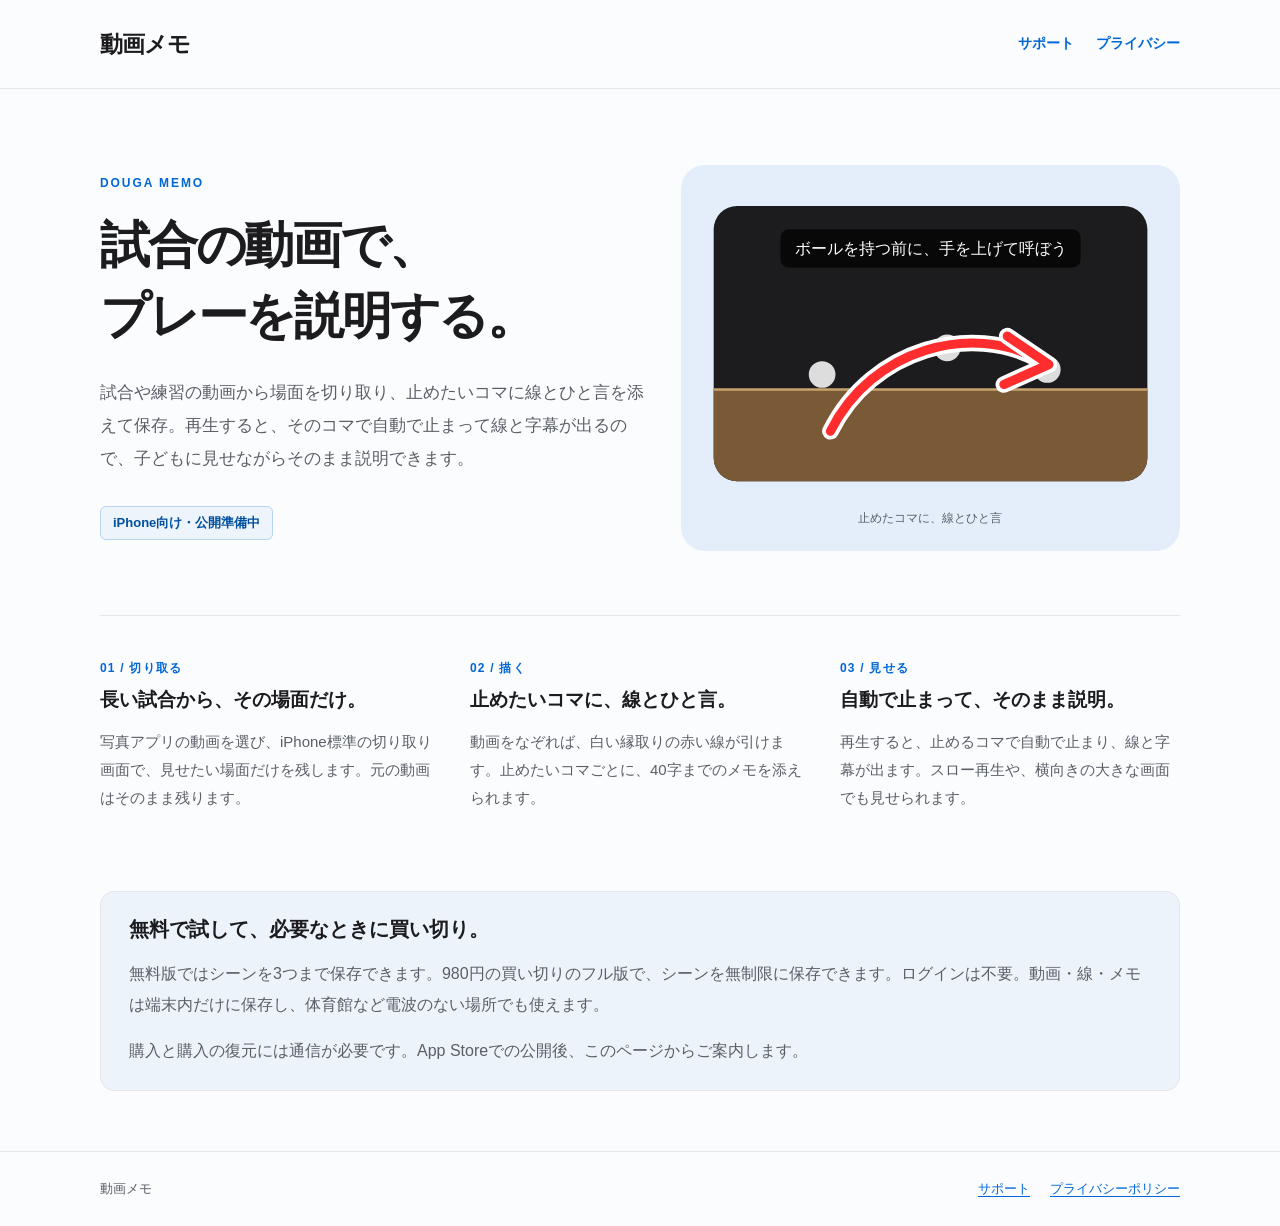
<file: index.html>
<!doctype html>
<html lang="ja"><head><meta charset="utf-8"><meta name="viewport" content="width=device-width,initial-scale=1"><title>動画メモ — 試合の動画で、プレーを説明する。</title><meta name="description" content="試合や練習の動画から場面を切り取り、止めたいコマに線とひと言を添えて、子どもに見せながら説明するiPhoneアプリです。"><link rel="stylesheet" href="./styles.css"></head>
<body><a class="skip" href="#main">本文へ移動</a><header><div class="wrap nav"><a class="brand" href="./">動画メモ</a><nav aria-label="メインナビゲーション"><a href="./support.html">サポート</a><a href="./privacy.html">プライバシー</a></nav></div></header>
<main id="main" class="wrap"><section class="hero"><div><p class="eyebrow">DOUGA MEMO</p><h1>試合の動画で、<br>プレーを説明する。</h1><p class="lead">試合や練習の動画から場面を切り取り、止めたいコマに線とひと言を添えて保存。再生すると、そのコマで自動で止まって線と字幕が出るので、子どもに見せながらそのまま説明できます。</p><span class="status">iPhone向け・公開準備中</span></div>
<figure><svg viewBox="0 0 560 390" role="img" aria-label="動画の画面に、上の字幕と、白い縁取りの赤い矢印を描いたイメージ"><rect x="20" y="30" width="520" height="330" rx="28" fill="#1c1c1e"/><path d="M20 250h520v82a28 28 0 0 1-28 28H48a28 28 0 0 1-28-28Z" fill="#7a5a36"/><path d="M20 250h520" stroke="#c9a36b" stroke-width="3"/><rect x="100" y="58" width="360" height="46" rx="10" fill="rgba(0,0,0,.7)"/><text x="280" y="88" text-anchor="middle" font-size="19" fill="#fff" font-family="-apple-system,'Hiragino Sans',sans-serif">ボールを持つ前に、手を上げて呼ぼう</text><g fill="#fff" opacity=".85"><circle cx="150" cy="232" r="16"/><circle cx="300" cy="200" r="16"/><circle cx="420" cy="226" r="16"/></g><path d="M160 300C210 200 330 170 410 214" fill="none" stroke="#fff" stroke-width="20" stroke-linecap="round"/><path d="M160 300C210 200 330 170 410 214" fill="none" stroke="#ff2d2d" stroke-width="11" stroke-linecap="round"/><path d="M372 186 422 220 368 244" fill="none" stroke="#fff" stroke-width="20" stroke-linecap="round" stroke-linejoin="round"/><path d="M372 186 422 220 368 244" fill="none" stroke="#ff2d2d" stroke-width="11" stroke-linecap="round" stroke-linejoin="round"/></svg><figcaption>止めたコマに、線とひと言</figcaption></figure></section>
<section class="features" aria-label="できること"><article><span class="number">01 / 切り取る</span><h2>長い試合から、その場面だけ。</h2><p>写真アプリの動画を選び、iPhone標準の切り取り画面で、見せたい場面だけを残します。元の動画はそのまま残ります。</p></article><article><span class="number">02 / 描く</span><h2>止めたいコマに、線とひと言。</h2><p>動画をなぞれば、白い縁取りの赤い線が引けます。止めたいコマごとに、40字までのメモを添えられます。</p></article><article><span class="number">03 / 見せる</span><h2>自動で止まって、そのまま説明。</h2><p>再生すると、止めるコマで自動で止まり、線と字幕が出ます。スロー再生や、横向きの大きな画面でも見せられます。</p></article></section>
<section class="notice"><h2>無料で試して、必要なときに買い切り。</h2><p>無料版ではシーンを3つまで保存できます。980円の買い切りのフル版で、シーンを無制限に保存できます。ログインは不要。動画・線・メモは端末内だけに保存し、体育館など電波のない場所でも使えます。</p><p>購入と購入の復元には通信が必要です。App Storeでの公開後、このページからご案内します。</p></section></main>
<footer><div class="wrap footer-row"><p>動画メモ</p><div class="footer-links"><a href="./support.html">サポート</a><a href="./privacy.html">プライバシーポリシー</a></div></div></footer></body></html>
</file>
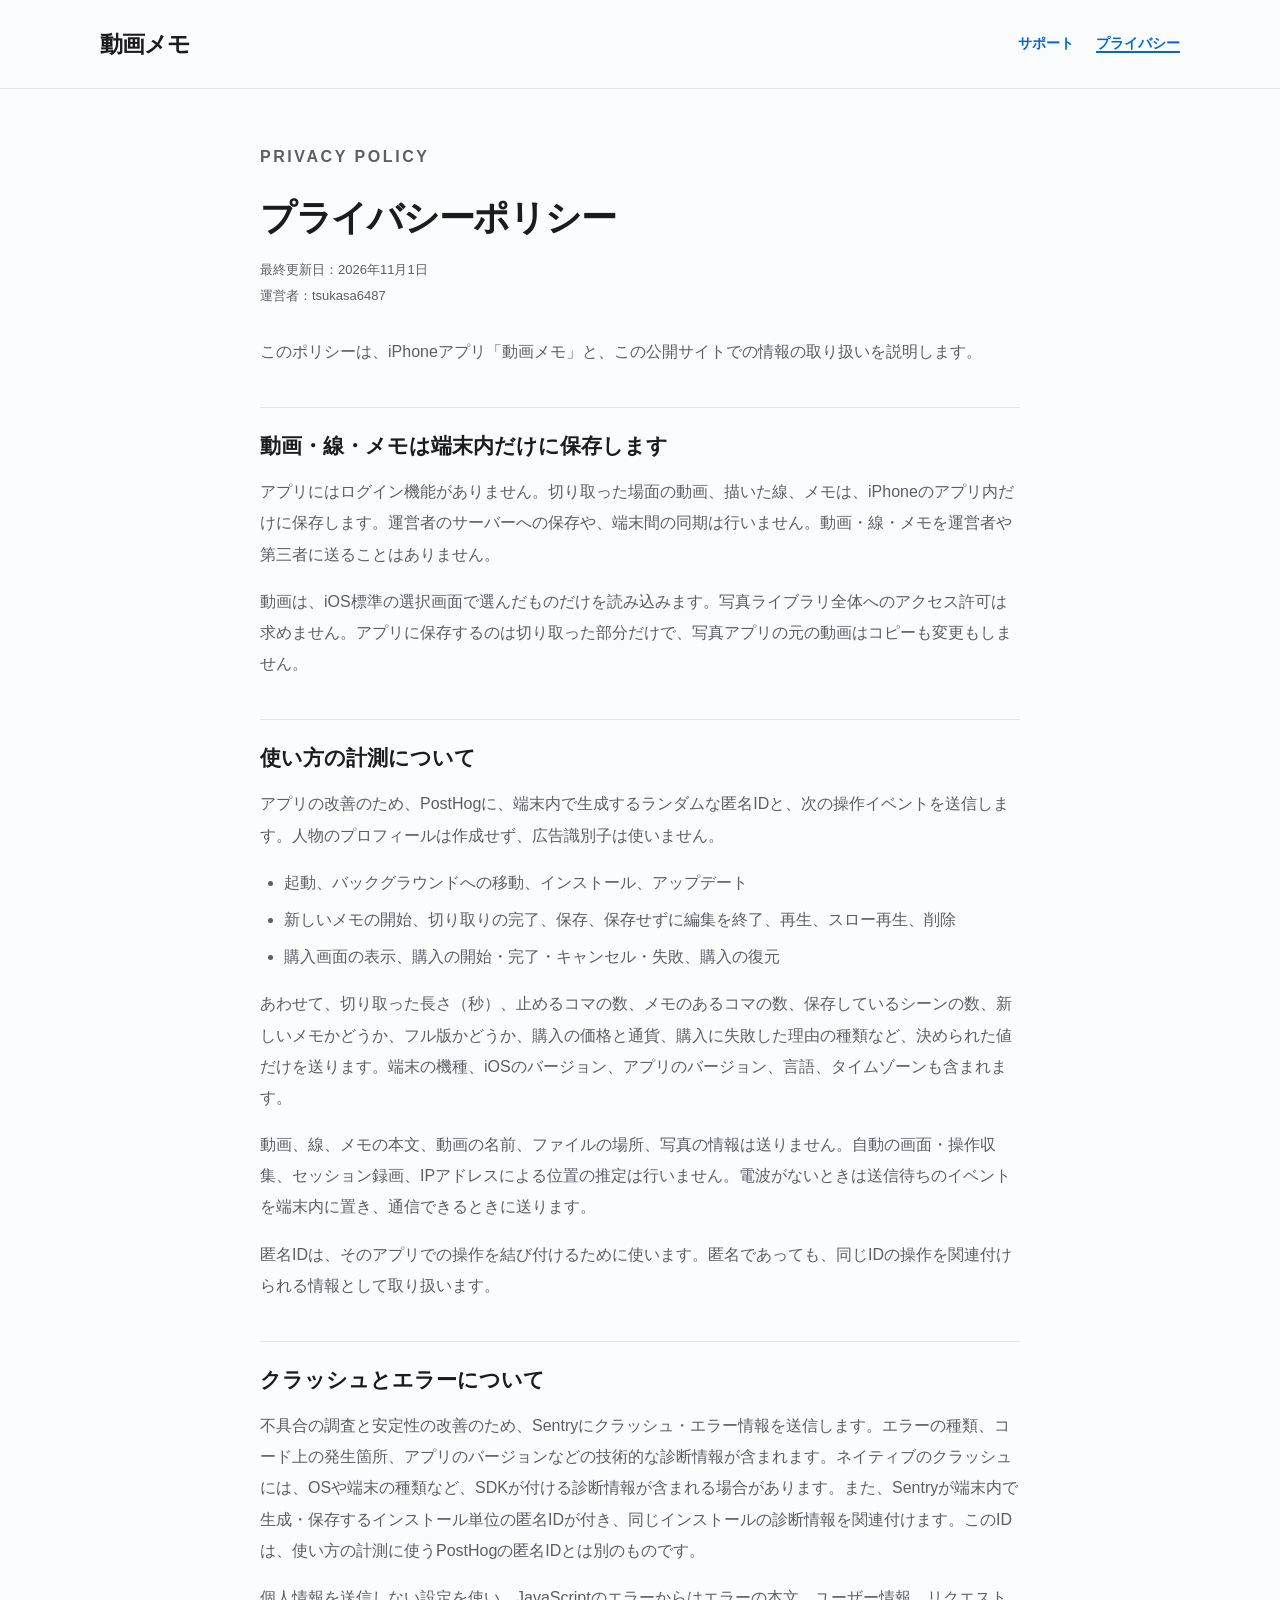
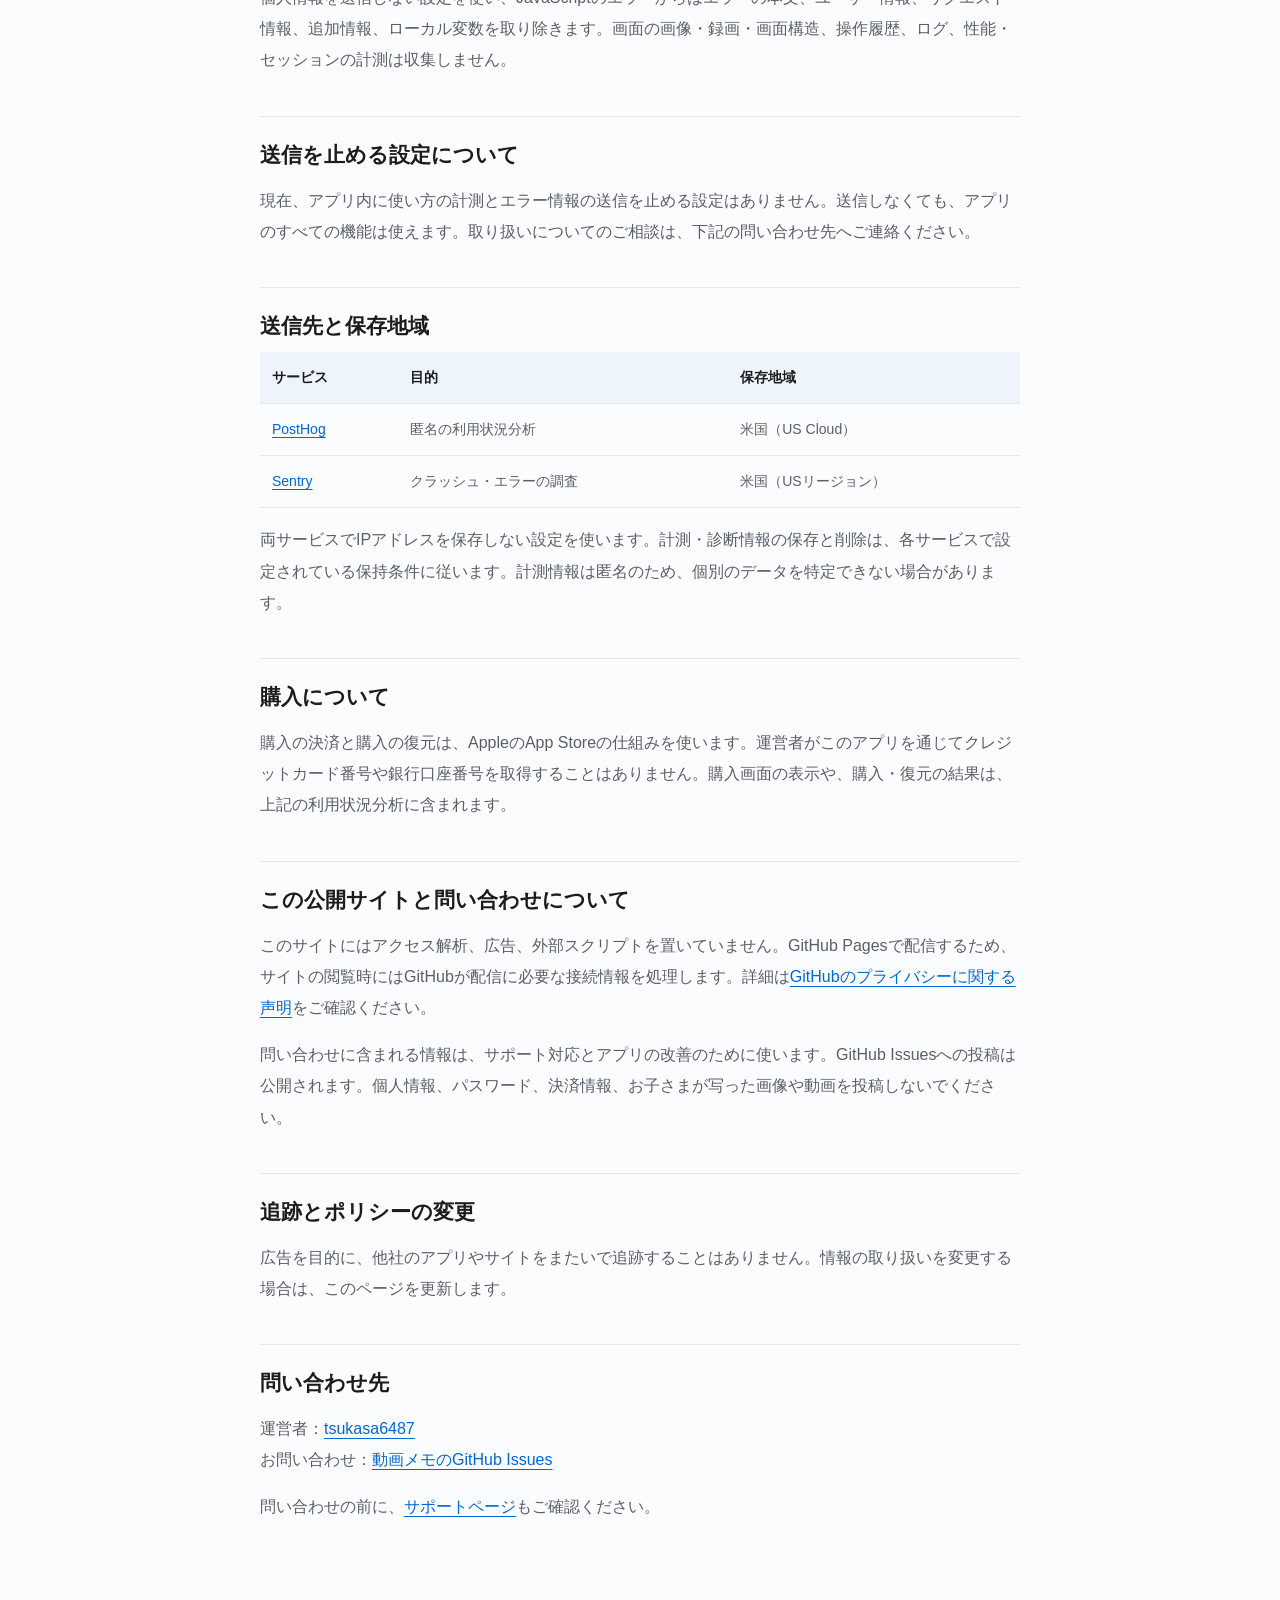
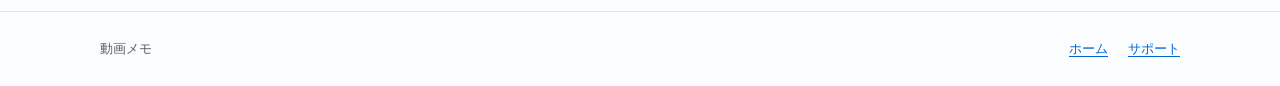
<file: privacy.html>
<!doctype html>
<html lang="ja"><head><meta charset="utf-8"><meta name="viewport" content="width=device-width,initial-scale=1"><title>プライバシーポリシー — 動画メモ</title><meta name="description" content="動画メモでの端末内保存、利用状況の計測、エラー収集、購入とお問い合わせについて。"><link rel="stylesheet" href="./styles.css"></head>
<body><a class="skip" href="#main">本文へ移動</a><header><div class="wrap nav"><a class="brand" href="./">動画メモ</a><nav aria-label="メインナビゲーション"><a href="./support.html">サポート</a><a href="./privacy.html" aria-current="page">プライバシー</a></nav></div></header>
<main id="main" class="wrap"><article class="document"><p class="eyebrow">PRIVACY POLICY</p><h1>プライバシーポリシー</h1><p class="meta">最終更新日：2026年11月1日<br>運営者：tsukasa6487</p>
<p>このポリシーは、iPhoneアプリ「動画メモ」と、この公開サイトでの情報の取り扱いを説明します。</p>
<h2>動画・線・メモは端末内だけに保存します</h2><p>アプリにはログイン機能がありません。切り取った場面の動画、描いた線、メモは、iPhoneのアプリ内だけに保存します。運営者のサーバーへの保存や、端末間の同期は行いません。動画・線・メモを運営者や第三者に送ることはありません。</p><p>動画は、iOS標準の選択画面で選んだものだけを読み込みます。写真ライブラリ全体へのアクセス許可は求めません。アプリに保存するのは切り取った部分だけで、写真アプリの元の動画はコピーも変更もしません。</p>
<h2>使い方の計測について</h2><p>アプリの改善のため、PostHogに、端末内で生成するランダムな匿名IDと、次の操作イベントを送信します。人物のプロフィールは作成せず、広告識別子は使いません。</p><ul><li>起動、バックグラウンドへの移動、インストール、アップデート</li><li>新しいメモの開始、切り取りの完了、保存、保存せずに編集を終了、再生、スロー再生、削除</li><li>購入画面の表示、購入の開始・完了・キャンセル・失敗、購入の復元</li></ul><p>あわせて、切り取った長さ（秒）、止めるコマの数、メモのあるコマの数、保存しているシーンの数、新しいメモかどうか、フル版かどうか、購入の価格と通貨、購入に失敗した理由の種類など、決められた値だけを送ります。端末の機種、iOSのバージョン、アプリのバージョン、言語、タイムゾーンも含まれます。</p><p>動画、線、メモの本文、動画の名前、ファイルの場所、写真の情報は送りません。自動の画面・操作収集、セッション録画、IPアドレスによる位置の推定は行いません。電波がないときは送信待ちのイベントを端末内に置き、通信できるときに送ります。</p><p>匿名IDは、そのアプリでの操作を結び付けるために使います。匿名であっても、同じIDの操作を関連付けられる情報として取り扱います。</p>
<h2>クラッシュとエラーについて</h2><p>不具合の調査と安定性の改善のため、Sentryにクラッシュ・エラー情報を送信します。エラーの種類、コード上の発生箇所、アプリのバージョンなどの技術的な診断情報が含まれます。ネイティブのクラッシュには、OSや端末の種類など、SDKが付ける診断情報が含まれる場合があります。また、Sentryが端末内で生成・保存するインストール単位の匿名IDが付き、同じインストールの診断情報を関連付けます。このIDは、使い方の計測に使うPostHogの匿名IDとは別のものです。</p><p>個人情報を送信しない設定を使い、JavaScriptのエラーからはエラーの本文、ユーザー情報、リクエスト情報、追加情報、ローカル変数を取り除きます。画面の画像・録画・画面構造、操作履歴、ログ、性能・セッションの計測は収集しません。</p>
<h2>送信を止める設定について</h2><p>現在、アプリ内に使い方の計測とエラー情報の送信を止める設定はありません。送信しなくても、アプリのすべての機能は使えます。取り扱いについてのご相談は、下記の問い合わせ先へご連絡ください。</p>
<h2>送信先と保存地域</h2><div class="table-wrap"><table><thead><tr><th scope="col">サービス</th><th scope="col">目的</th><th scope="col">保存地域</th></tr></thead><tbody><tr><td><a href="https://posthog.com/privacy">PostHog</a></td><td>匿名の利用状況分析</td><td>米国（US Cloud）</td></tr><tr><td><a href="https://sentry.io/privacy/">Sentry</a></td><td>クラッシュ・エラーの調査</td><td>米国（USリージョン）</td></tr></tbody></table></div><p>両サービスでIPアドレスを保存しない設定を使います。計測・診断情報の保存と削除は、各サービスで設定されている保持条件に従います。計測情報は匿名のため、個別のデータを特定できない場合があります。</p>
<h2>購入について</h2><p>購入の決済と購入の復元は、AppleのApp Storeの仕組みを使います。運営者がこのアプリを通じてクレジットカード番号や銀行口座番号を取得することはありません。購入画面の表示や、購入・復元の結果は、上記の利用状況分析に含まれます。</p>
<h2>この公開サイトと問い合わせについて</h2><p>このサイトにはアクセス解析、広告、外部スクリプトを置いていません。GitHub Pagesで配信するため、サイトの閲覧時にはGitHubが配信に必要な接続情報を処理します。詳細は<a href="https://docs.github.com/en/site-policy/privacy-policies/github-general-privacy-statement">GitHubのプライバシーに関する声明</a>をご確認ください。</p><p>問い合わせに含まれる情報は、サポート対応とアプリの改善のために使います。GitHub Issuesへの投稿は公開されます。個人情報、パスワード、決済情報、お子さまが写った画像や動画を投稿しないでください。</p>
<h2>追跡とポリシーの変更</h2><p>広告を目的に、他社のアプリやサイトをまたいで追跡することはありません。情報の取り扱いを変更する場合は、このページを更新します。</p>
<h2>問い合わせ先</h2><p>運営者：<a href="https://github.com/tsukasa6487">tsukasa6487</a><br>お問い合わせ：<a href="https://github.com/tsukasa6487/douga-memo-site/issues">動画メモのGitHub Issues</a></p><p>問い合わせの前に、<a href="./support.html">サポートページ</a>もご確認ください。</p></article></main>
<footer><div class="wrap footer-row"><p>動画メモ</p><div class="footer-links"><a href="./">ホーム</a><a href="./support.html">サポート</a></div></div></footer></body></html>
</file>
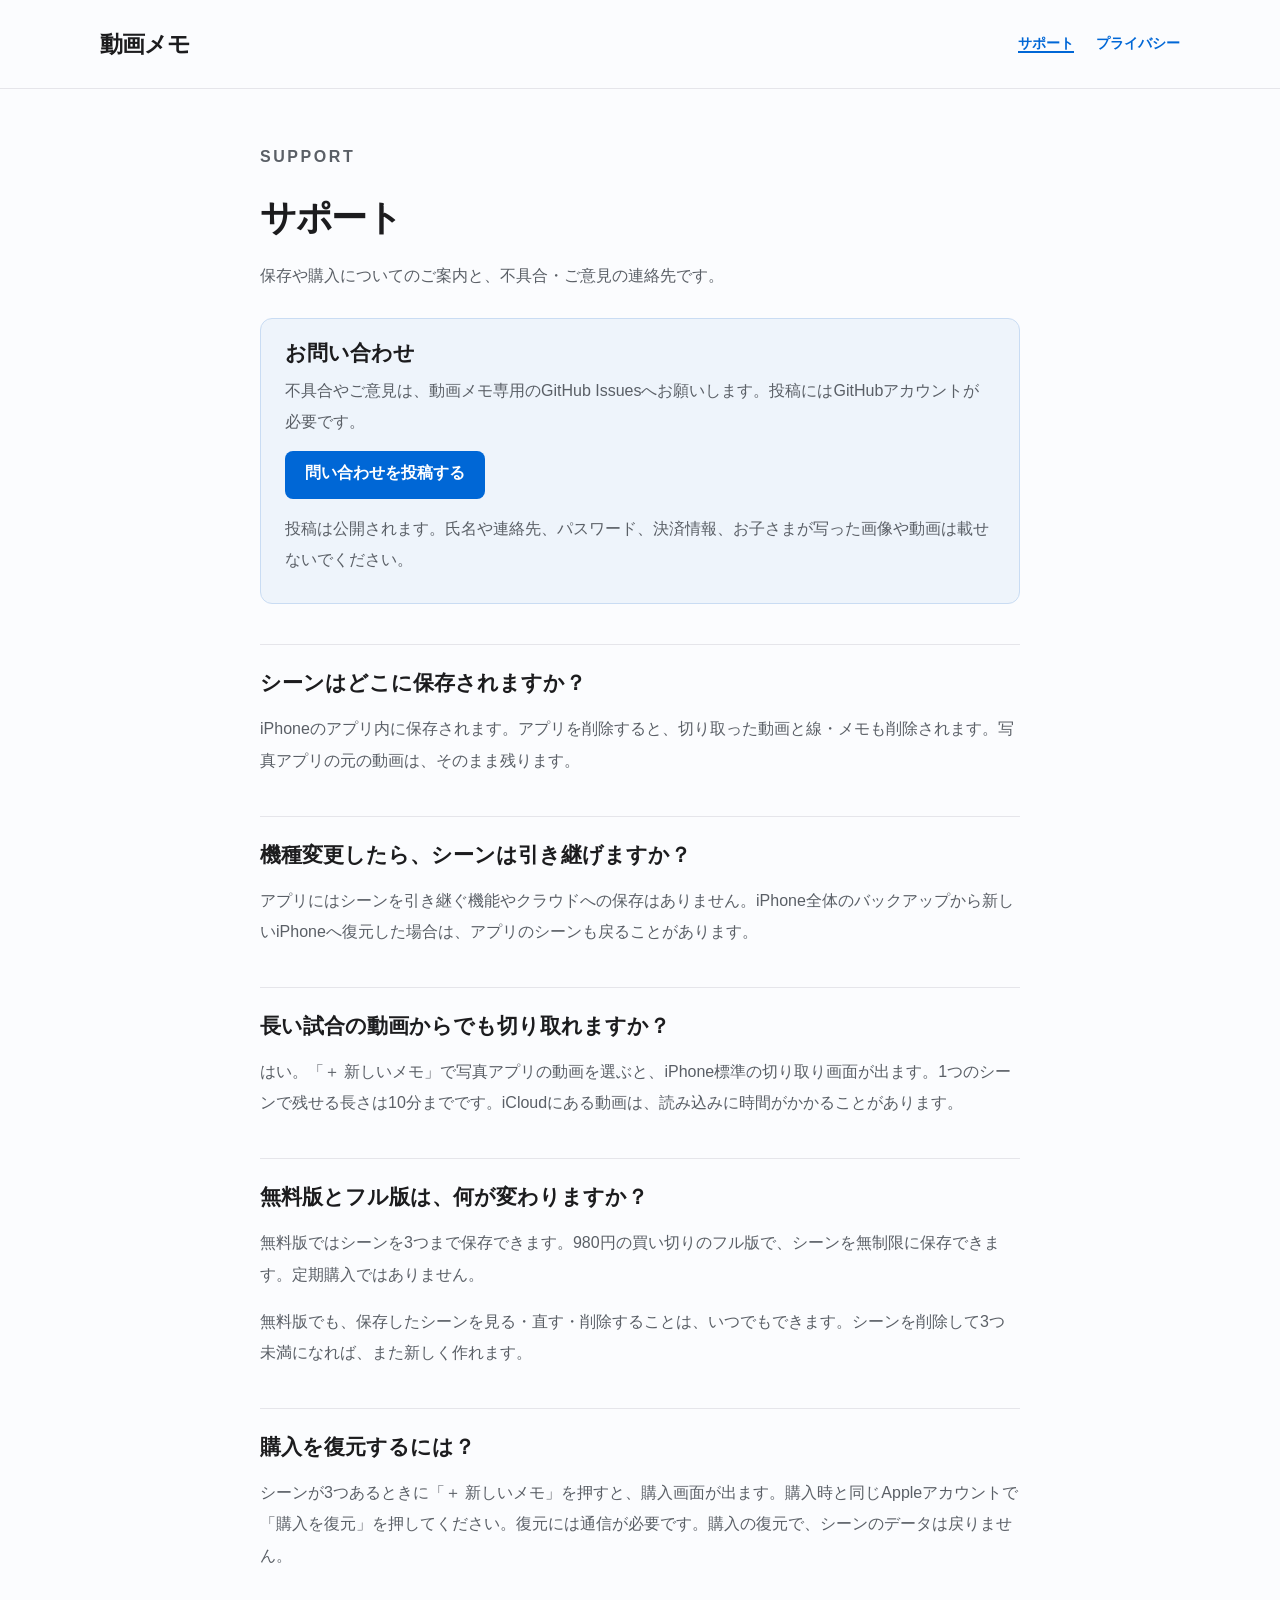
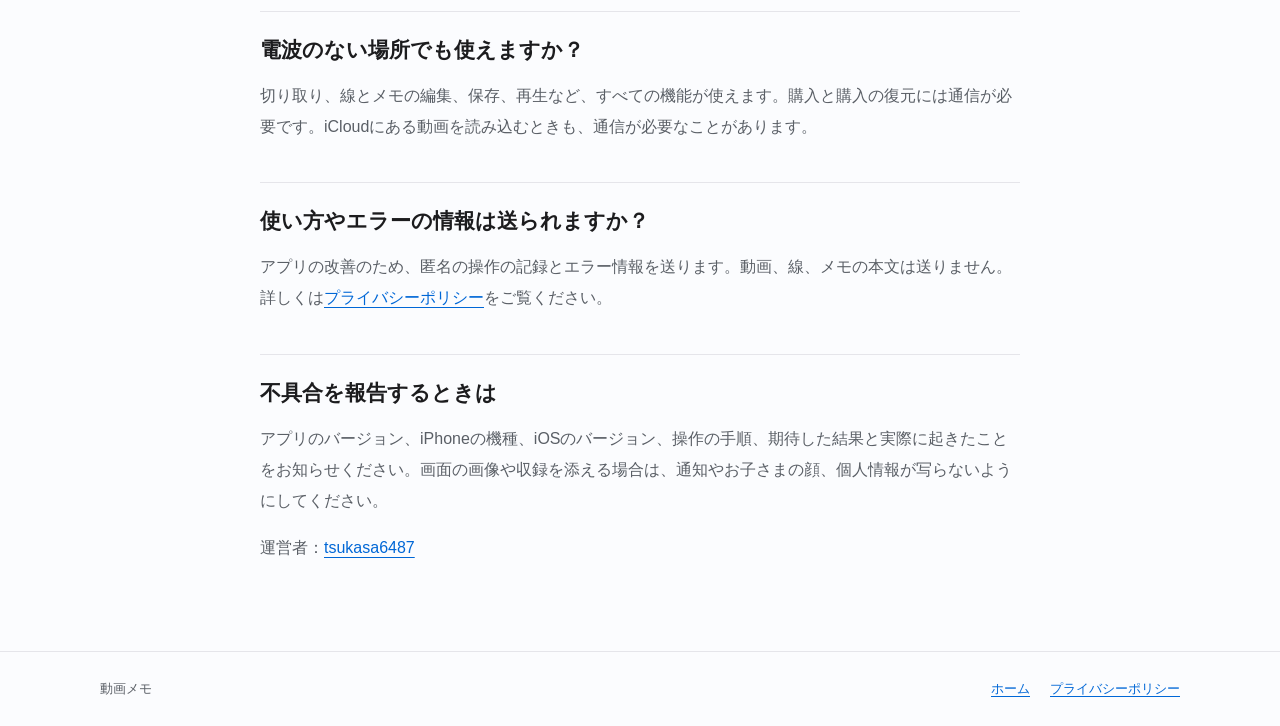
<file: support.html>
<!doctype html>
<html lang="ja"><head><meta charset="utf-8"><meta name="viewport" content="width=device-width,initial-scale=1"><title>サポート — 動画メモ</title><meta name="description" content="動画メモの保存、無料版とフル版、購入の復元、オフライン利用、計測とお問い合わせ。"><link rel="stylesheet" href="./styles.css"></head>
<body><a class="skip" href="#main">本文へ移動</a><header><div class="wrap nav"><a class="brand" href="./">動画メモ</a><nav aria-label="メインナビゲーション"><a href="./support.html" aria-current="page">サポート</a><a href="./privacy.html">プライバシー</a></nav></div></header>
<main id="main" class="wrap"><article class="document"><p class="eyebrow">SUPPORT</p><h1>サポート</h1><p>保存や購入についてのご案内と、不具合・ご意見の連絡先です。</p>
<section class="contact" aria-labelledby="contact-title"><h2 id="contact-title" style="border:0;padding:0;margin:0">お問い合わせ</h2><p>不具合やご意見は、動画メモ専用のGitHub Issuesへお願いします。投稿にはGitHubアカウントが必要です。</p><a class="button" href="https://github.com/tsukasa6487/douga-memo-site/issues/new">問い合わせを投稿する</a><p>投稿は公開されます。氏名や連絡先、パスワード、決済情報、お子さまが写った画像や動画は載せないでください。</p></section>
<h2>シーンはどこに保存されますか？</h2><p>iPhoneのアプリ内に保存されます。アプリを削除すると、切り取った動画と線・メモも削除されます。写真アプリの元の動画は、そのまま残ります。</p>
<h2>機種変更したら、シーンは引き継げますか？</h2><p>アプリにはシーンを引き継ぐ機能やクラウドへの保存はありません。iPhone全体のバックアップから新しいiPhoneへ復元した場合は、アプリのシーンも戻ることがあります。</p>
<h2>長い試合の動画からでも切り取れますか？</h2><p>はい。「＋ 新しいメモ」で写真アプリの動画を選ぶと、iPhone標準の切り取り画面が出ます。1つのシーンで残せる長さは10分までです。iCloudにある動画は、読み込みに時間がかかることがあります。</p>
<h2>無料版とフル版は、何が変わりますか？</h2><p>無料版ではシーンを3つまで保存できます。980円の買い切りのフル版で、シーンを無制限に保存できます。定期購入ではありません。</p><p>無料版でも、保存したシーンを見る・直す・削除することは、いつでもできます。シーンを削除して3つ未満になれば、また新しく作れます。</p>
<h2>購入を復元するには？</h2><p>シーンが3つあるときに「＋ 新しいメモ」を押すと、購入画面が出ます。購入時と同じAppleアカウントで「購入を復元」を押してください。復元には通信が必要です。購入の復元で、シーンのデータは戻りません。</p>
<h2>電波のない場所でも使えますか？</h2><p>切り取り、線とメモの編集、保存、再生など、すべての機能が使えます。購入と購入の復元には通信が必要です。iCloudにある動画を読み込むときも、通信が必要なことがあります。</p>
<h2>使い方やエラーの情報は送られますか？</h2><p>アプリの改善のため、匿名の操作の記録とエラー情報を送ります。動画、線、メモの本文は送りません。詳しくは<a href="./privacy.html">プライバシーポリシー</a>をご覧ください。</p>
<h2>不具合を報告するときは</h2><p>アプリのバージョン、iPhoneの機種、iOSのバージョン、操作の手順、期待した結果と実際に起きたことをお知らせください。画面の画像や収録を添える場合は、通知やお子さまの顔、個人情報が写らないようにしてください。</p><p>運営者：<a href="https://github.com/tsukasa6487">tsukasa6487</a></p></article></main>
<footer><div class="wrap footer-row"><p>動画メモ</p><div class="footer-links"><a href="./">ホーム</a><a href="./privacy.html">プライバシーポリシー</a></div></div></footer></body></html>
</file>
<file: styles.css>
:root{color-scheme:light;--ink:#1c1c1e;--muted:#5a5f66;--brand:#0067d6;--line:#e5e5ea;--paper:#fbfcfe;--card:#fff;font-family:-apple-system,BlinkMacSystemFont,"Hiragino Sans","Yu Gothic",Meiryo,sans-serif;background:var(--paper);color:var(--ink)}
*{box-sizing:border-box}body{margin:0}a{color:var(--brand);text-underline-offset:.22em}a:hover{color:#00509f}a:focus-visible,summary:focus-visible{outline:3px solid #b45309;outline-offset:5px;border-radius:3px}.skip{position:absolute;top:-100px;left:16px;background:#fff;padding:12px;z-index:10}.skip:focus{top:12px}
.wrap{width:min(1080px,100% - 40px);margin-inline:auto}header{border-bottom:1px solid var(--line)}.nav{display:flex;align-items:center;justify-content:space-between;gap:16px;min-height:88px}.brand{font-size:23px;font-weight:800;letter-spacing:-.04em;text-decoration:none;color:var(--ink)}nav{display:flex;flex-wrap:wrap;gap:6px 22px}nav a{font-size:14px;font-weight:600;padding-block:12px;text-decoration:none}nav a[aria-current=page]{text-decoration:underline;text-decoration-thickness:2px}
.hero{display:grid;grid-template-columns:1.1fr 1fr;align-items:center;gap:32px;padding-block:76px 64px}.eyebrow{font-size:12px;font-weight:800;letter-spacing:.16em;color:var(--brand);margin:0 0 20px}.hero h1{font-size:clamp(32px,4.2vw,50px);line-height:1.42;letter-spacing:-.045em;margin:0 0 24px}.lead{font-size:17px;line-height:1.95;color:var(--muted);max-width:36em}.status{display:inline-block;border:1px solid #b8d4f2;border-radius:6px;padding:7px 12px;font-size:13px;font-weight:700;color:#00509f;background:#edf4fc;margin-top:14px}.hero figure{margin:0;background:#e4eefa;border-radius:24px;padding:16px}.hero svg{width:100%;height:auto;display:block}.hero figcaption{font-size:12px;text-align:center;color:var(--muted);padding:4px 0 8px}
.features{border-top:1px solid var(--line);padding-block:42px 64px;display:grid;grid-template-columns:repeat(3,1fr);gap:30px}.features h2{font-size:19px;margin:10px 0}.features p{font-size:15px;line-height:1.85;color:var(--muted)}.number{font-size:12px;letter-spacing:.1em;color:var(--brand);font-weight:800}.notice{background:#edf3fb;border:1px solid var(--line);border-radius:14px;padding:24px 28px;margin-bottom:60px}.notice h2{font-size:20px;margin-top:0}.notice p{line-height:1.9;margin-bottom:0;color:var(--muted)}
.document{max-width:760px;margin:0 auto;padding-block:52px 72px}.document h1{font-size:clamp(27px,4vw,36px);line-height:1.45;letter-spacing:-.035em;margin:0 0 12px}.document h2{font-size:21px;margin:40px 0 12px;padding-top:24px;border-top:1px solid var(--line)}.document h3{font-size:17px;margin:28px 0 8px}.document p,.document li{font-size:16px;line-height:1.95;color:var(--muted)}.document ul,.document ol{padding-left:1.5em}.document li{margin-block:6px}.meta{font-size:13px!important;margin-bottom:28px}.contact{background:#eef4fb;border:1px solid #c9dcf3;border-radius:12px;padding:20px 24px;margin:26px 0}.contact p{margin:8px 0}.contact a{overflow-wrap:anywhere}.button{display:inline-block;background:var(--brand);color:#fff!important;text-decoration:none;font-weight:700;border-radius:8px;padding:12px 20px;margin:6px 0;min-height:48px}.button:hover{background:#00509f}.table-wrap{overflow-x:auto}table{width:100%;border-collapse:collapse;font-size:14px}th,td{text-align:left;vertical-align:top;border-bottom:1px solid var(--line);padding:13px 12px;line-height:1.8}th{background:#eef4fb;color:var(--ink)}td{color:var(--muted)}code{font-size:.9em;overflow-wrap:anywhere}
footer{border-top:1px solid var(--line);padding-block:28px;color:var(--muted);font-size:13px}.footer-row{display:flex;align-items:center;justify-content:space-between;gap:16px;flex-wrap:wrap}.footer-links{display:flex;gap:20px;flex-wrap:wrap}footer p{margin:0}
@media(max-width:760px){.wrap{width:calc(100% - 32px)}.nav{min-height:96px;align-items:flex-start;justify-content:center;flex-direction:column;gap:0;padding-block:15px}nav{gap:4px 20px}nav a{font-size:13px;padding-block:8px}.hero{grid-template-columns:1fr;padding-block:38px;gap:28px}.hero h1{font-size:34px;margin-bottom:18px}.lead{font-size:16px}.hero figure{max-width:500px;width:100%;margin-inline:auto}.features{grid-template-columns:1fr;gap:12px;padding-block:30px}.features article{border-bottom:1px solid var(--line);padding-bottom:12px}.features article:last-child{border:0}.notice{padding:22px;margin-bottom:40px}.document{padding-block:34px 48px}.document h1{font-size:28px}.document h2{margin-top:30px}.contact{padding:16px 20px}}
@media(prefers-reduced-motion:reduce){*{scroll-behavior:auto!important}}
</file>
